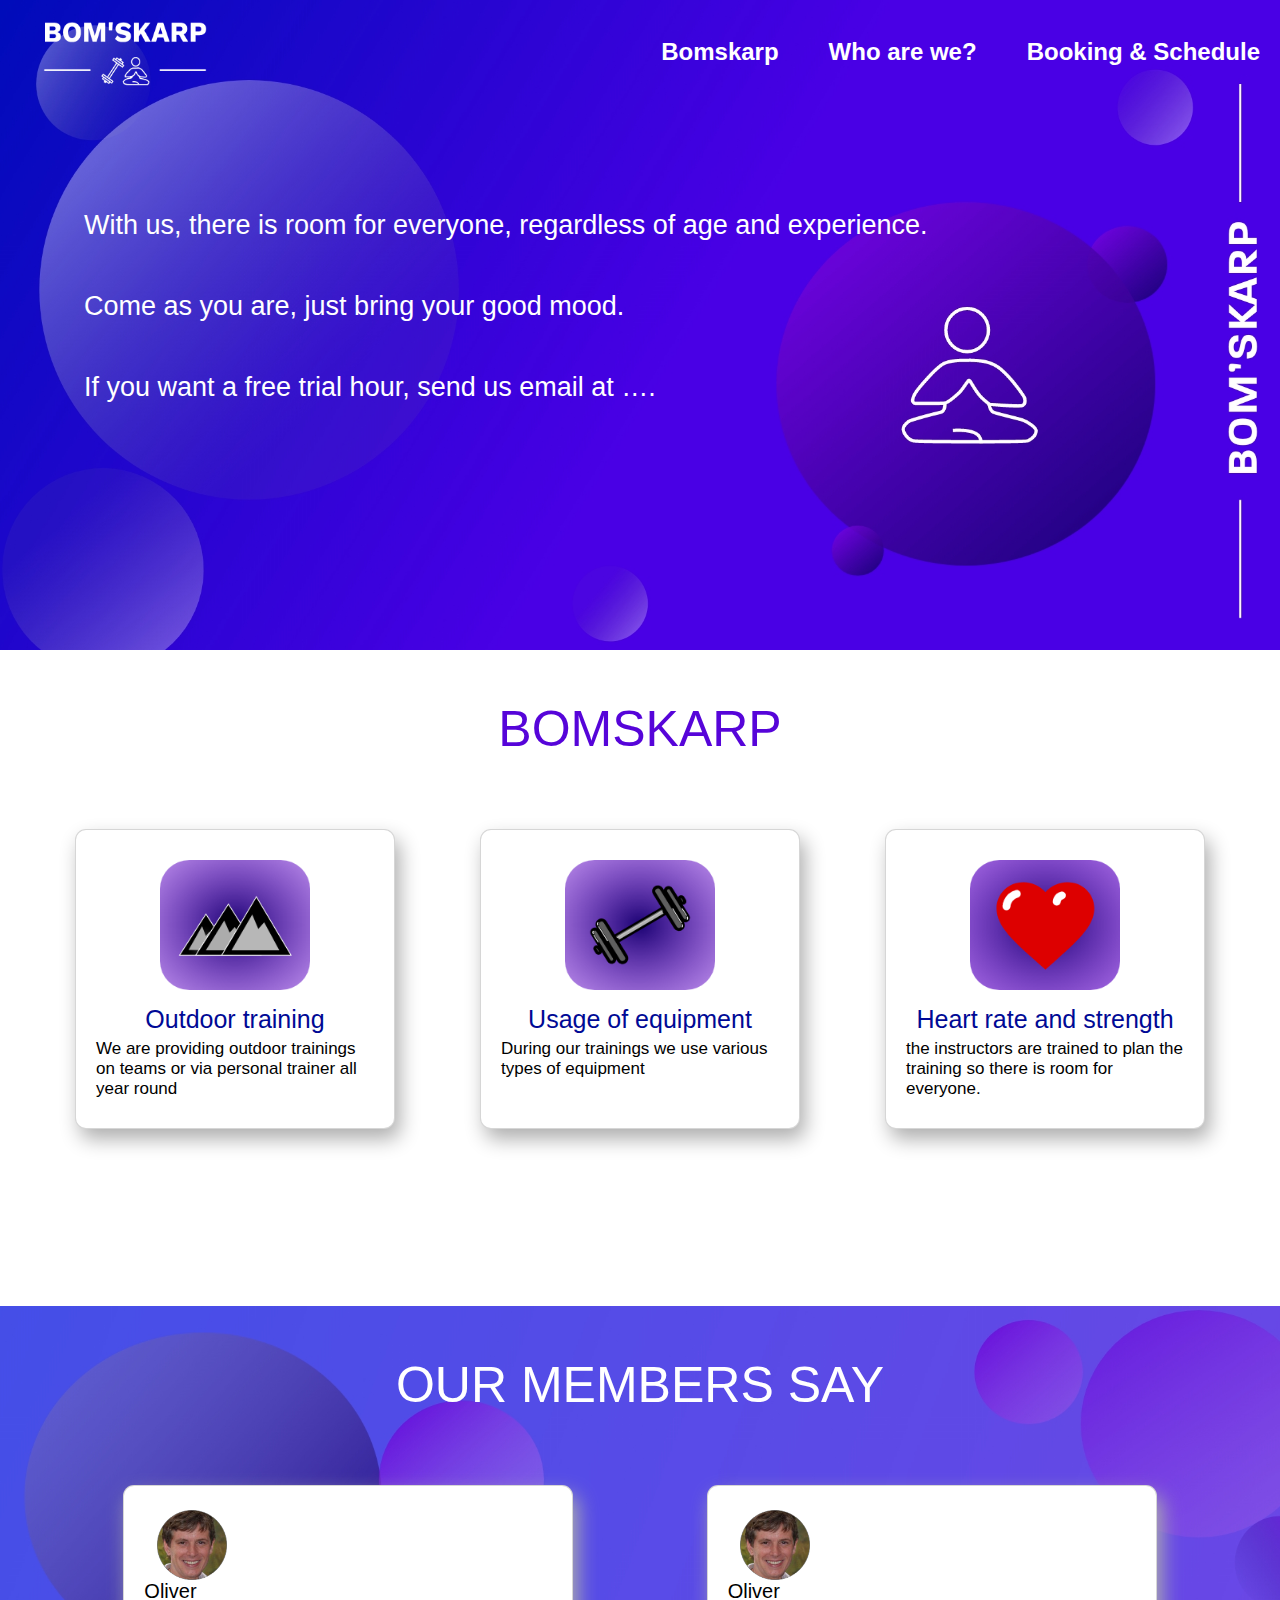
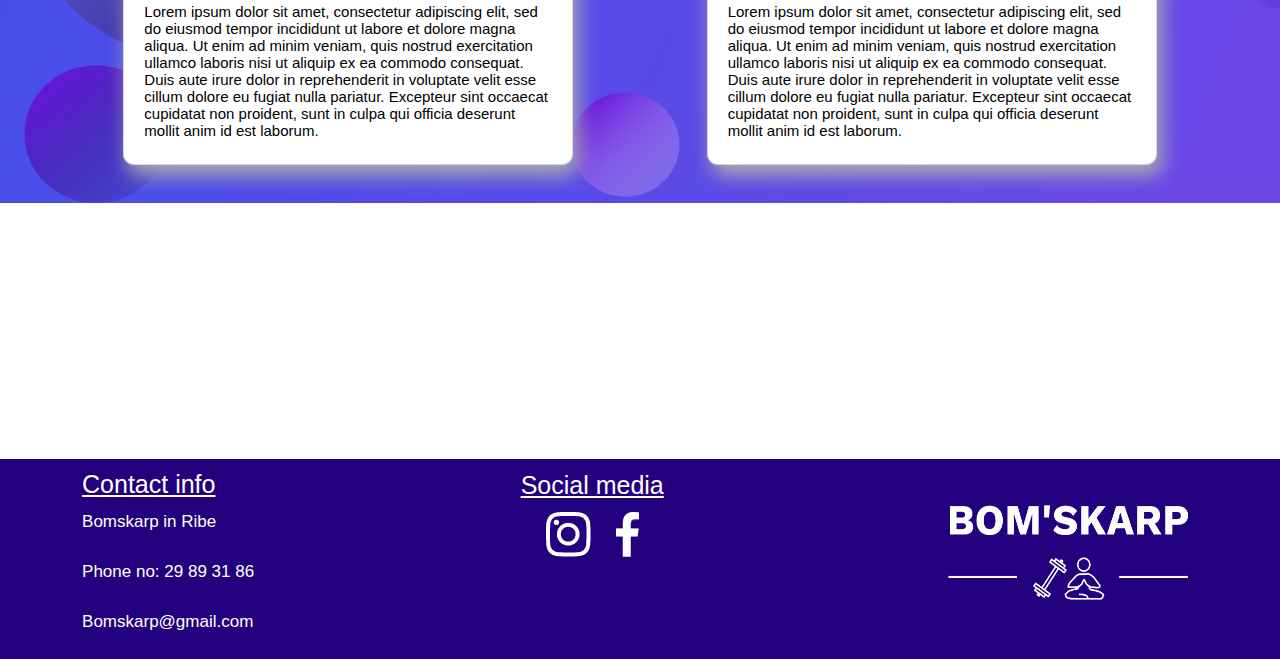
<file: index.html>
<!DOCTYPE html>
<html lang="en">
<head>
    <meta charset="UTF-8">
    <meta http-equiv="X-UA-Compatible" content="IE=edge">
    <meta name="viewport" content="width=device-width, initial-scale=1.0"> 
    <link rel="stylesheet"  href="css/stylesheet.css">
    <link rel="stylesheet" href="https://cdnjs.cloudflare.com/ajax/libs/font-awesome/4.7.0/css/font-awesome.min.css">
    <title>Bomskarp</title>
</head>
<body>
    <header class="header_">
        <nav class="main-nav"> 
            <a href="index.html"> <img src="images/270320580_526419221668151_8854206531679269475_n.png" alt="logo"></a>
            <ul>
                <li><a href="index.html">Bomskarp</a></li>
                <li><a href="whoarewe.html">Who are we?</a></li>
                <li><a href="booking.html">Booking & Schedule</a></li>
            </ul>
        </nav>
        <div class="container">
            <div class="text">
                <p id="1">With us, there is room for everyone, regardless of age and experience. </p>
                <p id="2">Come as you are, just bring your good mood. </p>
                <p id="3">If you want a free trial hour, send us email at ….</p>
            </div>
        </div>
    </header>
    <main>
        <section class="description">
            <h2>BOMSKARP</h2>
            <div class="boxes">
                <div class="box">
                    <img src="images/mountains.png"> 
                    <h3>Outdoor training</h3> 
                    <p>We are providing outdoor trainings on teams or via personal trainer all year round</p> 
                </div>  
                <div class="box">
                    <img src="images/cinka.png"> 
                    <h3>Usage of equipment</h3> 
                    <p>During our trainings we use various types of equipment  </p> 
                </div> 
                <div class="box">
                    <img src="images/Group 33.png">
                    <h3>Heart rate and strength</h3> 
                    <p>the instructors are trained to plan the training so there is room for everyone. </p> 
                </div>
            </div>
        </section>
        <section class="members">
            <h2>OUR MEMBERS SAY</h2>
            <div class="boxes">
                <div class="box">  
                    <img src="images/face.png"> 
                    <h3>Oliver</h3>
                    <p>Lorem ipsum dolor sit amet, consectetur adipiscing elit, sed do eiusmod tempor incididunt ut labore et dolore magna aliqua. Ut enim ad minim veniam, quis nostrud exercitation ullamco laboris nisi ut aliquip ex ea commodo consequat. Duis aute irure dolor in reprehenderit in voluptate velit esse cillum dolore eu fugiat nulla pariatur. Excepteur sint occaecat cupidatat non proident, sunt in culpa qui officia deserunt mollit anim id est laborum.</p> 
                </div> 
                <div class="box"> 
                    <img src="images/face.png">
                    <h3>Oliver</h3>
                    <p>Lorem ipsum dolor sit amet, consectetur adipiscing elit, sed do eiusmod tempor incididunt ut labore et dolore magna aliqua. Ut enim ad minim veniam, quis nostrud exercitation ullamco laboris nisi ut aliquip ex ea commodo consequat. Duis aute irure dolor in reprehenderit in voluptate velit esse cillum dolore eu fugiat nulla pariatur. Excepteur sint occaecat cupidatat non proident, sunt in culpa qui officia deserunt mollit anim id est laborum.</p> 
                </div>
            </div>
        </section> 
        <footer>  
            <section class="footer_info"> 
                <div class="first_">
                    <h3>Contact info</h3> 
                    <p>Bomskarp in Ribe</p> 
                    <p>Phone no: 29 89 31 86</p>  
                    <p>Bomskarp@gmail.com</p>
                </div>  
                <div class="second_"> 
                    <h3>Social media</h3>  
                    <div class="logos">
                        <img src="images/insta logo.png" alt="instalogo"> 
                        <img src="images/fb logo.png" alt="fblogo"> 
                    </div>
                </div>  
                <div class="footer_logo"> 
                    <img src="images/270320580_526419221668151_8854206531679269475_n.png" alt="logo">
                </div>
            </section>  
        </footer>
    </main>
</body>
</html>
</file>
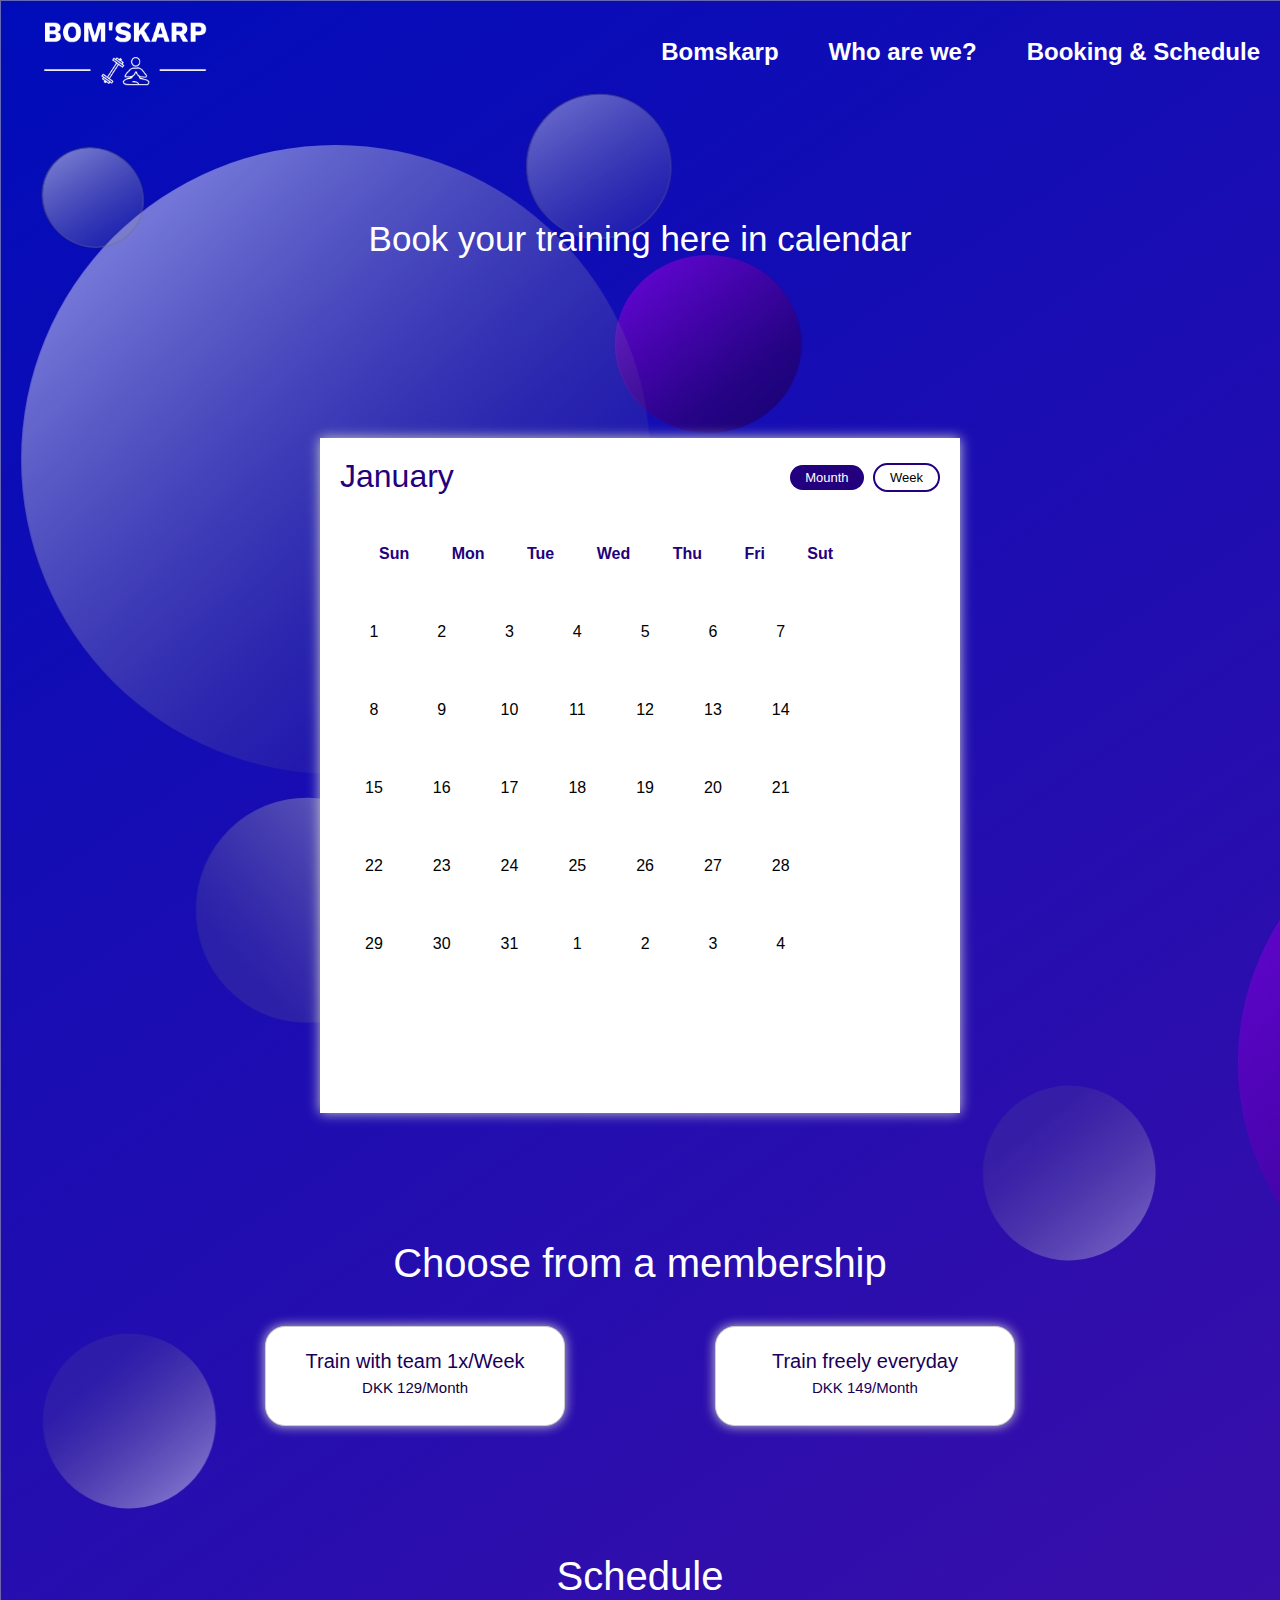
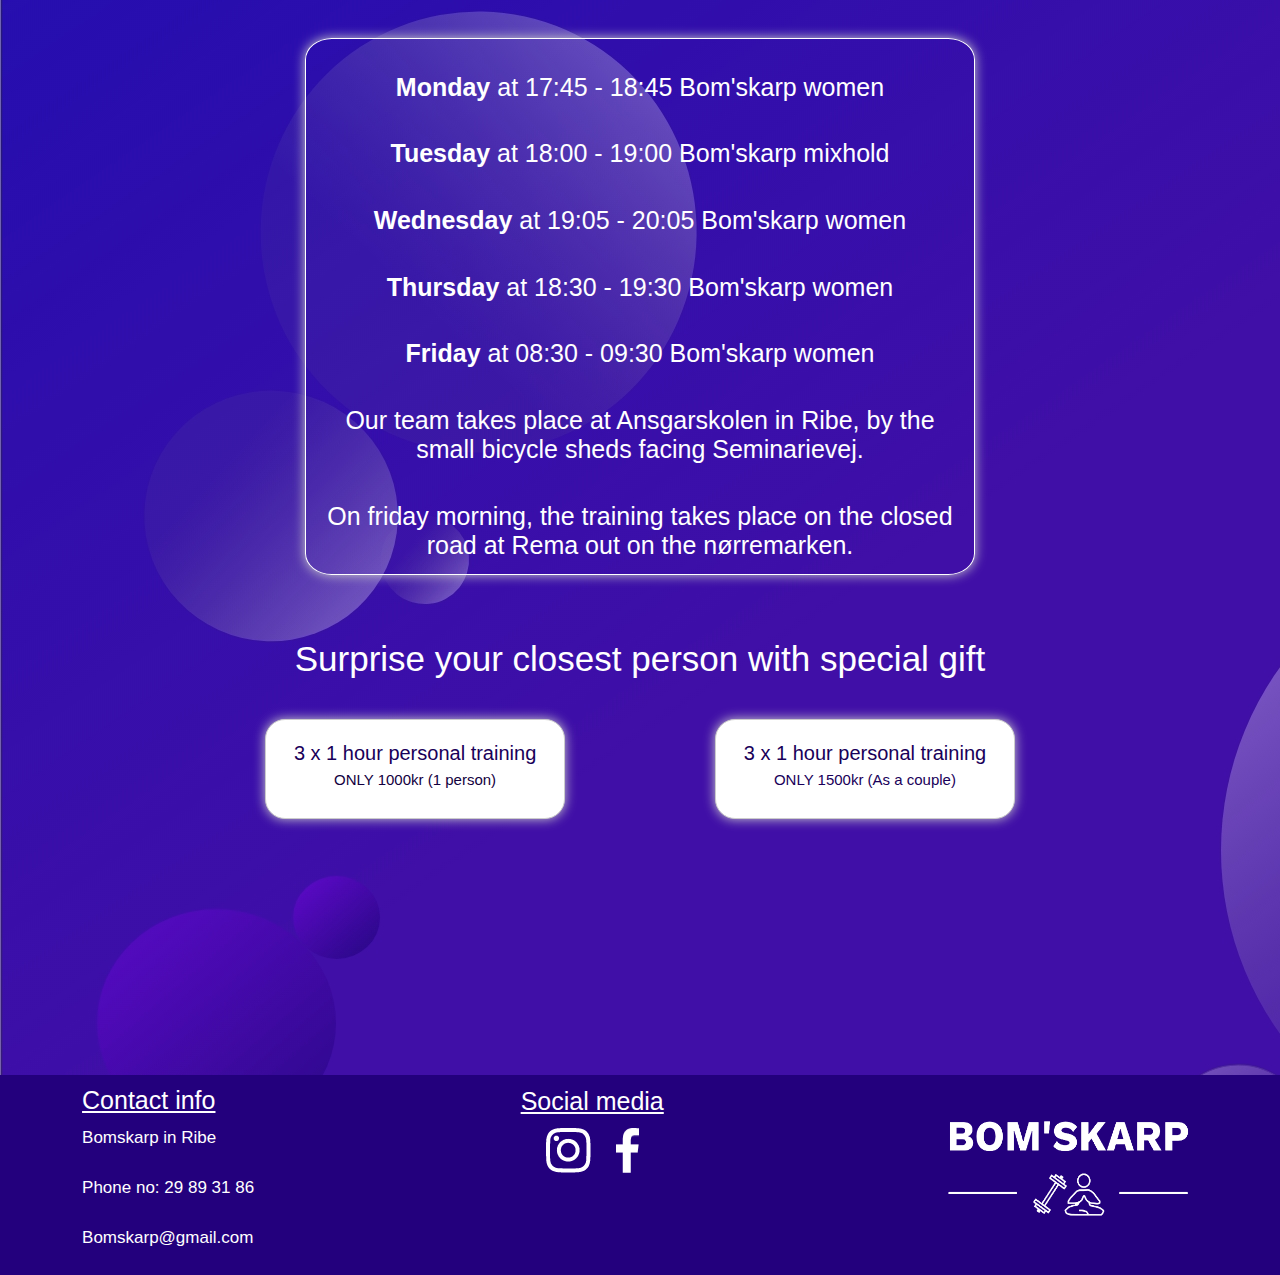
<file: booking.html>
<!DOCTYPE html>
<html lang="en">
<head>
    <meta charset="UTF-8">
    <meta http-equiv="X-UA-Compatible" content="IE=edge">
    <meta name="viewport" content="width=device-width, initial-scale=1.0"> 
    <link rel="style" href="css/style.css"> 
    <link rel="stylesheet" href="css/stylesheet.css">
    <title>Booking</title>
</head>
<body class="body_booking"> 
    <header>
        <nav class="main-nav"> 
            <a href="index.html"> <img src="images/270320580_526419221668151_8854206531679269475_n.png" alt="logo"></a>
            <ul>
                <li><a href="index.html">Bomskarp</a></li>
                <li><a href="whoarewe.html">Who are we?</a></li>
                <li><a href="booking.html">Booking & Schedule</a></li>
            </ul>
        </nav>
    </header> 
    <main> 
        <div class="booking_info"> 
            <h2>Book your training here in calendar</h2>
        </div>
        <section class="calendar">
          <div class="mounth-week"> 
              <h1>January</h1> 
                <div class="m_w"> 
                  <span>Mounth</span> 
                  <span>Week</span>
                </div>
          </div> 
          <div class="weeks"> 
              <span>Sun</span> 
              <span>Mon</span> 
              <span>Tue</span> 
              <span>Wed</span> 
              <span>Thu</span> 
              <span>Fri</span> 
              <span>Sut</span>
          </div> 
            <div class="days"> 
              <span>1</span> 
              <span>2</span> 
              <span>3</span> 
              <span>4</span> 
              <span>5</span> 
              <span>6</span> 
              <span>7</span>
            </div> 
            <div class="days"> 
             <span>8</span> 
             <span>9</span> 
             <span>10</span> 
             <span>11</span> 
             <span>12</span> 
             <span>13</span> 
             <span>14</span>
            </div> 
            <div class="days"> 
                <span>15</span> 
                <span>16</span> 
                <span>17</span> 
                <span>18</span> 
                <span>19</span> 
                <span>20</span> 
                <span>21</span>
            </div> 
            <div class="days"> 
                <span>22</span> 
                <span>23</span> 
                <span>24</span> 
                <span>25</span> 
                <span>26</span> 
                <span>27</span> 
                <span>28</span>
            </div> 
            <div class="days"> 
                <span>29</span> 
                <span>30</span> 
                <span>31</span> 
                <span class="next-mounth">1</span> 
                <span class="next-mounth">2</span> 
                <span class="next-mounth">3</span> 
                <span class="next-mounth">4</span>
            </div>
        </section>  
        <section class="offers"> 
            <h1>Choose from a membership</h1> 
            <div class="offer_buttons">
                <div class="button1"> 
                    <h2> Train with team 1x/Week </h2> 
                    <p>DKK 129/Month</p>
                </div> 
                <div class="button2"> 
                    <h2>Train freely everyday</h2> 
                    <p>DKK 149/Month</p> 
                </div>
        </section> 
        <section class="schedule"> 
            <h1>Schedule</h1> 
            <div class="holdplan"> 
                <p> <b>Monday</b> at 17:45 - 18:45 Bom'skarp women</p> 
                <p> <b>Tuesday</b> at 18:00 - 19:00 Bom'skarp mixhold</p> 
                <p> <b>Wednesday</b> at 19:05 - 20:05 Bom'skarp women</p> 
                <p> <b>Thursday</b> at 18:30 - 19:30 Bom'skarp women</p> 
                <p> <b>Friday</b> at 08:30 - 09:30 Bom'skarp women</p> 
                <p>Our team takes place at Ansgarskolen in Ribe, by the small bicycle sheds facing Seminarievej.</p>  
                <p> On friday morning, the training takes place on the closed road at Rema out on the nørremarken.</p>
            </div>
        </section> 
        <section class="specialoffer"> 
            <h1>Surprise your closest person with special gift</h1> 
            <div class="offer_buttons">
                <div class="button1"> 
                    <h2> 3 x 1 hour personal training </h2> 
                    <p>ONLY 1000kr (1 person)</p>
                </div> 
                <div class="button2"> 
                    <h2>3 x 1 hour personal training</h2> 
                    <p>ONLY 1500kr (As a couple)</p>
                </div> 
            </div>
        </section>
    </main> 
    <footer> 
        <section class="footer_info"> 
            <div class="first_">
                <h3>Contact info</h3> 
                <p>Bomskarp in Ribe</p> 
                <p>Phone no: 29 89 31 86</p>  
                <p>Bomskarp@gmail.com</p>
            </div>  
            <div class="second_"> 
                <h3>Social media</h3>  
                <div class="logos">
                    <img src="images/insta logo.png" alt="instalogo"> 
                    <img src="images/fb logo.png" alt="fblogo"> 
                </div>
            </div>  
            <div class="footer_logo"> 
                <img src="images/270320580_526419221668151_8854206531679269475_n.png" alt="logo">
            </div>
        </section>  
    </footer>
    
</body>
</html>
</file>
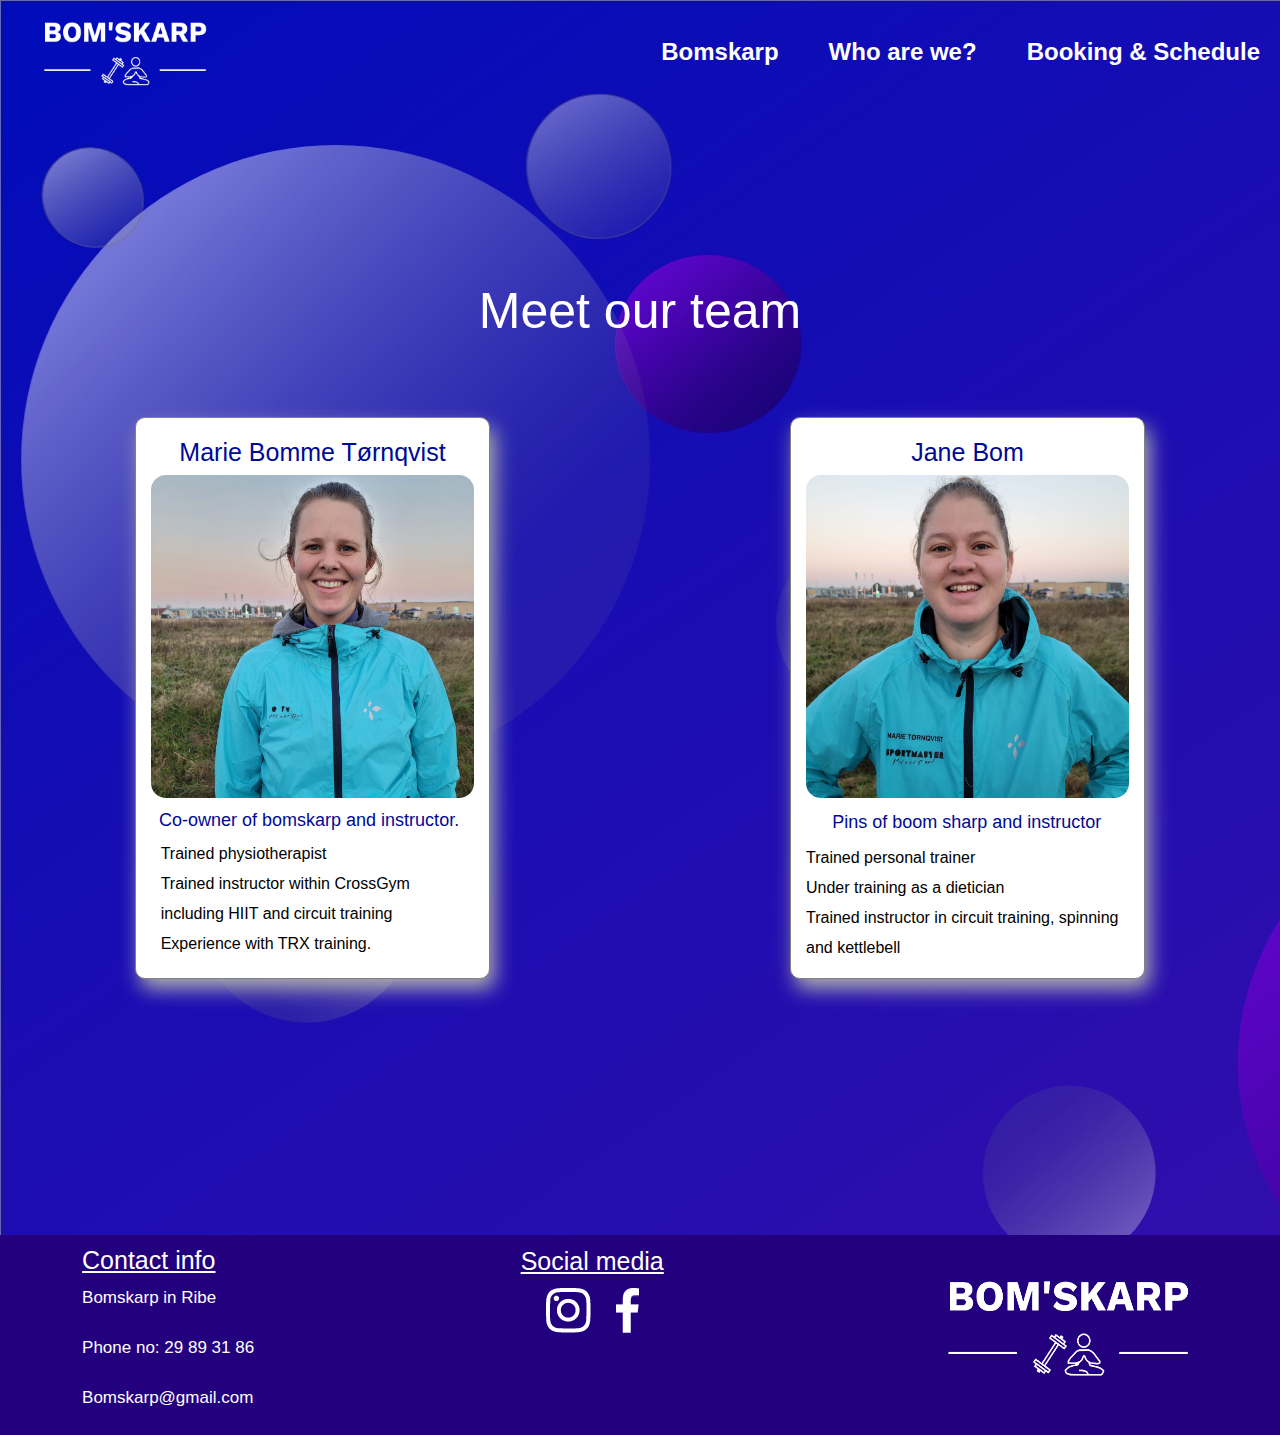
<file: whoarewe.html>
<!DOCTYPE html>
<html lang="en">
<head>
    <meta charset="UTF-8">
    <meta http-equiv="X-UA-Compatible" content="IE=edge">
    <meta name="viewport" content="width=device-width, initial-scale=1.0"> 
    <link rel="stylesheet" a href="css/stylesheet.css">
    <title>Who are we ?</title>
</head> 
<header>
    <nav class="main-nav"> 
        <a href="index.html"> <img src="images/270320580_526419221668151_8854206531679269475_n.png" alt="logo"></a>
        <ul>
            <li><a href="index.html">Bomskarp</a></li>
            <li><a href="whoarewe.html">Who are we?</a></li>
            <li><a href="booking.html">Booking & Schedule</a></li>
        </ul>
    </nav>
</header>   
<body class="body_">   
    <main>  
        <section class="founders_">  
            <h1>Meet our team</h1>
        <div class="boxes_">
            <div class="first_box"> 
                <h2>Marie Bomme Tørnqvist</h2>
                <img src="images/first lady.png">  
                <h3>Co-owner of bomskarp and instructor.</h3> 
                <p>Trained physiotherapist
                <p>Trained instructor within CrossGym including HIIT and circuit training</p> 
                <p>Experience with TRX training.</p>
            </div> 
                <div class="second_box"> 
                    <h2>Jane Bom</h2>
                    <img src="images/second lady.png"> 
                    <h3>Pins of boom sharp and instructor</h3> 
                    <p>Trained personal trainer</p> 
                    <p>Under training as a dietician</p> 
                    <p>Trained instructor in circuit training, spinning and kettlebell</p>
                </div>  
        </div>
        </section> 
    </main> 
    <footer>  
        <section class="footer_info"> 
            <div class="first_">
                <h3>Contact info</h3> 
                <p>Bomskarp in Ribe</p> 
                <p>Phone no: 29 89 31 86</p>  
                <p>Bomskarp@gmail.com</p>
            </div>  
            <div class="second_"> 
                <h3>Social media</h3>  
                <div class="logos">
                    <img src="images/insta logo.png" alt="instalogo"> 
                    <img src="images/fb logo.png" alt="fblogo"> 
                </div>
            </div>  
            <div class="footer_logo"> 
                <img src="images/270320580_526419221668151_8854206531679269475_n.png" alt="logo">
            </div>
        </section>  
    </footer>
    
</body>
</html>
</file>
<file: css/stylesheet.css>
* { 
    margin: 0; 
    box-sizing: border-box;
}

body, html {
   /* height: 100%; 
    width: 100%;*/
    padding: 0;
    margin: 0;
}

.header_ {
    position: relative;
    min-height: 650px; 
    width: 100%;
    overflow: hidden;  
    background: url(../images/background.jpg);
    background-size: cover;
} 

.container {
    width: 90%;

    /* max-width: 1000px; */
    margin: 0 auto;
}
 
.header_ img { 
    width: 250px; 
    height: 100px; 
    padding-left: 0px
} 
 
.header_ .text {
    position: relative;  
    color: white; 
    font-size: 27px; 
    padding: 0 20px; 
    line-height: 3; 
    margin-top: 7%; 
    font-family: paraculent, sans-serif;
    font-style: normal;
    font-weight: 200;
}




.main-nav {
    font-family: roboto, sans-serif;
    font-weight: bold;
    column-gap: 10px;
} 
 
.main-nav ul a { 
    display: inline-block;
    text-decoration: none; 
    padding: 10px 20px;
    color: white; 
    font-size: 24px;
}

.main-nav ul {
    margin: 0;
    padding: 0;
    list-style-type: none ;  
    column-gap: 10px;
    row-gap: 10px;
    flex-wrap: wrap;
}

@media screen and (min-width: 700px) {
    .main-nav {
        align-items: center;
        display: flex;
        justify-content: space-between;
        flex-wrap: wrap;
    } 
    .main-nav ul {
        display: flex; 
        justify-content: center; 
        flex-direction: row;
    } 
    
}

.description h2 {
    padding-top: 50px;
    padding-bottom: 10px;
    text-align: center; 
    font-size: 50px; 
    color: #5604D9; 
    font-family: paralucent, sans-serif;
    font-style: normal;
    font-weight: 500;
}

.boxes {
    display: flex; 
    flex-direction: row;
    justify-content: space-evenly; 
    margin-top: 4%;
}

.box {
    display: flex;
    flex-direction: column;
    padding: 20px; 
    margin: 10px;  
    border:1px solid rgba(0, 0, 0, 0.16); 
    background-color: rgb(255, 255, 255); 
    box-shadow:5px 10px 20px rgb(174, 174, 174); 
    border-radius: 11px;
}

.description .box {
    width: 320px; 
    min-height: 300px;
}

.description .box img {
    height: 130px;
    width: 150px;
    margin-left: auto;
    margin-right: auto;
    margin-top: 10px;
    margin-bottom: 10px;
}

.description .box h3 {
    margin-left: auto;
    margin-right: auto;
    padding-top: 5px;
    padding-bottom: 5px; 
    color: #000995; 
    font-weight: bolder; 
    font-size: 25px; 
    font-family: paralucent, sans-serif;
    font-style: normal;
    font-weight: 500;
} 
 
.description .box p { 
    font-size: 17px; 
    font-family: roboto, sans-serif;
    font-style: normal;
    font-weight: 300;
}

.members {
    background: url(../images/ourmembers.jpg); 
    background-size: cover; 
    margin-top: 13%;
}

.members h2 {
    color: white;
    padding-top: 50px;
    padding-bottom: 10px;
    text-align: center;  
    font-size: 50px; 
    font-family: paralucent, sans-serif;
    font-style: normal;
    font-weight: 500;
}

.members .box {
    width: 450px; 
    min-height: 280px; 
}  
 
.members .box p { 
    font-family: roboto, sans-serif;
    font-style: normal;
    font-weight: 300; 
    font-size: 15px;
} 
 
.members .box h3 { 
    font-family: paralucent, sans-serif;
    font-style: normal;
    font-weight: 500; 
    font-size: 20px;
}


.members .box img {
    width: 70px; 
    height: 70px; 
    margin-top:  1%; 
    margin-left: 3%;
}  
 
.members .box { 
    margin-bottom: 3%;
}  
 
footer { 
    background-color: rgb(35, 0, 125); 
    margin-top: 20%; 
    height: 200px; 
} 
 
.footer_info { 
    display: flex; 
    justify-content: space-around;
    padding-top: 1%;
}
 
.first_ { 
    display: flex; 
    justify-content: center; 
    flex-direction: column;
}
 
.first_ h3 { 
    color: white; 
    font-size: 25px; 
    line-height: 25px; 
    text-decoration: underline; 
    font-family: paralucent, sans-serif;
    font-style: normal;
    font-weight: 500;
} 
 
.first_ p { 
    color: white; 
    font-size: 17px; 
    line-height: 50px; 
    font-family: roboto, sans-serif;
    font-style: normal;
    font-weight: 200;
}   
 
.second_ { 
    display: flex; 
    justify-content: center; 
    flex-direction: column; 
    margin-left: 8%;
} 
 
.logos { 
    margin: 1px; 
    display: flex; 
    flex-direction: row; 
    justify-content: space-evenly;
}
 
.second_ h3 { 
    color: white; 
    font-size: 25px; 
    line-height: 50px;  
    margin-top: -70%;
    text-decoration: underline; 
    font-family: paralucent, sans-serif;
    font-style: normal;
    font-weight: 500;
} 
 
.footer_logo img { 
    width: 370px; 
    height: 150px; 
    margin-left: 15%; 

} 
 
.logos img { 
    padding: 1px;
} 
/* THe end of the first page , everything is chronologically organised as the html is (Tried my best)*/  

/* Second page*/
.body_ { 
    height: 100%; 
    width: 100%;
    padding: 0;
    margin: 0; 
    background: url(../images/background.founders.jpg); 
}  
 
nav a img { 
    width: 250px; 
    height: 100px;
}


.first_box img { 
    width: 323px; 
    height: 323px; 
    margin-left: auto; 
    margin-right: auto; 
    margin-top: 1%;
} 

.first_box { 
    border: 1px solid grey; 
    background-color: white ; 
    border-radius: 10px; 
    box-shadow:5px 10px 20px rgb(174, 174, 174);  
    width:355px; 
    min-height: 520px; 
    padding: 15px;
}   
 
.first_box h3 {  
    padding: 8px; 
    color: #000995; 
    margin-left: auto; 
    margin-right: auto; 
    font-size: 18px; 
    font-family: paralucent, sans-serif;
    font-style: normal;
    font-weight: 500;
} 
 
.first_box h2 { 
    padding: 5px; 
    text-align: center;
    color: #000995; 
    font-size: 25px; 
    font-family: paralucent, sans-serif;
    font-style: normal;
    font-weight: 500;
}
 
.first_box p{ 
    line-height: 30px; 
    padding-left: 3%; 
    font-family: roboto, sans-serif;
    font-style: normal;
    font-weight: 300;
}  
 
.second_box img { 
    width: 323px; 
    min-height: 323px; 
    margin-left: auto; 
    margin-right: auto; 
    margin-top: 1%;
}
 
.second_box { 
    border: 1px solid grey; 
    background-color: white ; 
    border-radius: 10px; 
    box-shadow:5px 10px 20px rgb(174, 174, 174);  
    width: 355px; 
    min-height: 520px; 
    padding: 15px; 
}  
 
.second_box h3 { 
    font-size: 18px; 
    padding: 10px; 
    font-weight: bold; 
    color: #000995; 
    margin-left: 5%; 
    margin-right: 5%; 
    font-family: paralucent, sans-serif;
    font-style: normal;
    font-weight: 500;
} 
 
.second_box h2 { 
    padding: 5px; 
    text-align: center;
    color: #000995; 
    font-size: 25px; 
    font-family: paralucent, sans-serif;
    font-style: normal;
    font-weight: 500;
}
 
.second_box p { 
    line-height: 30px; 
    padding-left: 0px; 
    padding-right: 0px; 
    font-family: roboto, sans-serif;
    font-style: normal;
    font-weight: 300;
}
 
.boxes_ { 
    display: flex; 
    justify-content: space-between;
    flex-wrap: wrap; 
    margin-top: 6%; 
    margin-left: auto; 
    margin-right: auto;
} 

 
.founders_ h1 { 
    padding-top: 50px;
    text-align: center; 
    font-size: 50px;  
    color: white; 
    text-decoration: none; 
    margin-top: 10%; 
    font-family: paralucent, sans-serif;
    font-style: normal;
    font-weight: 500;
} 

/*the end of the second page*/  

/* The third page*/
.body_booking { 
    height: 100%; 
    width: 100%;
    padding: 0;
    margin: 0; 
    background: url(../images/background.founders.jpg);
} 
 
.booking_info h2 { 
    display: flex; 
    justify-content: center; 
    align-items: center; 
    color: white; 
    margin-top: 9%; 
    font-size: 35px; 
    font-family: paralucent, sans-serif;
    font-style: normal;
    font-weight: 500;
} 

.calendar { 
    width: 50vw;
    height: 75vh; 
    font-family: 'Lucida Sans', 'Lucida Sans Regular', 'Lucida Grande', 'Lucida Sans Unicode', Geneva, Verdana, sans-serif; 
    background-color: white; 
    padding: 20px; 
    box-shadow: 0 0 12px #ccc; 
    margin-left: auto; 
    margin-right: auto; 
    margin-top: 14%;
}  
 
.mounth-week { 
    display: flex; 
    justify-content: space-between; 
    align-items: center; 
    margin-bottom: 30px;
} 
 
.mounth-week h1 { 
    color:rgb(35, 0, 125) ; 
    font-family: paralucent, sans-serif;
    font-style: normal;
    font-weight: 400;
}
 
.mounth-week span { 
    font-size: 13px; 
    margin-left: 5px; 
    color: rgb(255, 255, 255); 
    background-color: rgb(35, 0, 125); 
    padding: 5px 15px; 
    border-radius: 50px; 
    cursor: pointer;
} 
 
.mounth-week span:last-child { 
    background-color: transparent; 
    color: rgb(0, 0, 0); 
    border: 2px solid rgb(35, 0, 125);
}
 
.weeks { 
    padding: 20px; 
    margin-bottom: 10px;
} 
 
.weeks span { 
    padding: 19px; 
    color: rgb(35, 0, 125); 
    font-weight: bold;
} 
 
.days { 
    display: flex;
} 
 
.days span { 
    width: 11.30%; 
    text-align: center; 
    padding: 30px 20px; 
    cursor: pointer; 
    color: rgb(0, 0, 0); 
    position: relative; 
    z-index: 1;
} 
 
.days span:not(.next-mounth)::before { 
    content: ""; 
    position: absolute; 
    top: 50%; 
    left: 50%; 
    transform: translate(-50% , -50%); 
    width: 40px; 
    height: 40px; 
    background-color: rgb(35, 0, 125); 
    border-radius: 100%; 
    z-index: -1; 
    opacity: 0;
} 
 
.days span:not(.next-mouth):hover { 
    color: rgb(255, 255, 255);
} 
 
.days span:not(.next-mouth):hover::before { 
    opacity: 1;
}
 
.next-mounth span { 
    color: rgb(35, 0, 125); 
    cursor: not-allowed;
}
 
.button1 { 
    background-color: white; 
    border: 1px solid #ccc; 
    box-shadow: 0 0 12px #ccc;
    border-radius: 20px; 
    display: flex; 
    justify-content: center; 
    flex-direction: column; 
    width: 300px; 
    height: 100px; 
    cursor: pointer; 
    margin-top: 40px; 
    margin-left: 9%;
} 
.button1 h2 { 
    color: rgb(25, 0, 89); 
    font-weight: bold; 
    font-size: 20px ; 
    margin-left: auto; 
    margin-right: auto; 
    font-family: paralucent, sans-serif;
    font-style: normal;
    font-weight: 400;
}  
 
.button1 p { 
    color: rgb(18, 0, 62);
    font-size: 15px; 
    margin-left: auto; 
    margin-right: auto;
    line-height: 30px; 
    font-family: roboto, sans-serif;
    font-style: normal;
    font-weight: 400;
} 
 
.button2 { 
    background-color: white; 
    border: 1px solid #ccc;  
    box-shadow: 0 0 12px #ccc; 
    border-radius: 20px; 
    display: flex; 
    justify-content: center; 
    flex-direction: column; 
    width: 300px; 
    height: 100px; 
    cursor: pointer; 
    margin-top: 40px;  
    margin-right: 9%;
} 
 
.button2 p { 
    color: rgb(25, 0, 89);
    font-size: 15px; 
    margin-left: auto; 
    margin-right: auto;
    line-height: 30px; 
    font-family: roboto, sans-serif;
    font-style: normal;
    font-weight: 400;
} 
 
.button2 h2 { 
    color: rgb(25, 0, 89); 
    font-size: 20px ; 
    margin-left: auto; 
    margin-right: auto; 
    font-family: paralucent, sans-serif;
    font-style: normal;
    font-weight: 400;
} 
 
.offers {  
    margin-top: 10%;
} 
 
.offers h1 { 
    display: flex; 
    justify-content: center; 
    text-align: center; 
    color: white; 
    font-size: 40px; 
    font-family: paralucent, sans-serif;
    font-style: normal;
    font-weight: 500;
}  

 
.schedule h1 { 
    margin-top: 10%; 
    text-align: center; 
    font-size: 40px; 
    color: white;  
    font-family: paralucent, sans-serif;
    font-style: normal;
    font-weight: 500;
} 
 
.holdplan p { 
    text-align: center; 
    margin-top: 3%; 
    color: white; 
    font-size: 25px; 
    padding: 9px; 
    font-family: roboto, sans-serif;
    font-style: normal;
    font-weight: 400;
} 
 
.holdplan { 
    border: 1.5px solid white; 
    box-shadow:0 0 12px #ccc;   
    border-radius: 4%; 
    padding: 5px; 
    width: 670px; 
    margin-left: auto; 
    margin-right: auto; 
    margin-top: 3%;
} 
 
.specialoffer h1 { 
    margin-top: 5%; 
    text-align: center; 
    font-size: 35px; 
    color: white;  
    font-family: paralucent, sans-serif;
    font-style: normal;
    font-weight: 500;
}  
.specialoffer { 
    margin-top: 5%;
}
.offer_buttons { 
    display: flex; 
    flex-direction: row; 
    justify-content: center; 
    justify-content: space-evenly;

}


@media screen and (max-width: 700px) {
    header {
        background: none;
    }
    body {
        background-image: url(../images/background.jpg);
        display: flex;
        flex-direction: column;
        justify-content: center;
    }
    .header_ .text {
        font-size: 27px; 
        line-height: 2; 
        margin-top: 10%; 
        font-family: paraculent, sans-serif;
        font-weight: 200;
    }
    .members .box {
        width: 450px; 
        min-height: 200px; 
    }  
    .members {
        background: none; 
        display: flex; 
        flex-direction: column;
    }
    .description {
        background-color: white;
    }
    .description .boxes {
        display: flex;
        background: white;
        flex-direction: column;
        justify-content: center;
        margin-left: 35px;
    }
    .footer_logo {
        display: none;
    }
    footer { 
        background-color: rgb(35, 0, 125); 
        margin-top: 20%; 
        height: 300px;
        display: flex;
        justify-content: center;
    } 
    .second_ { 
        display: flex; 
        justify-content: center; 
        flex-direction: column; 
        margin-left: 1%;
    }

}
.avatar {
    display: none;
}
.avatar2 {
    display: none;
}
.boxes_ {
    display: flex;
    flex-direction: row;
    justify-content: space-around;
    column-gap: 30px;
    row-gap: 30px;
    /* margin-left: 30px; */
}
/* .first_box {
    margin: 25px 100px 25px 100px;
}
.second_box {
    margin: 25px 100px 25px 100px;
} */
</file>
